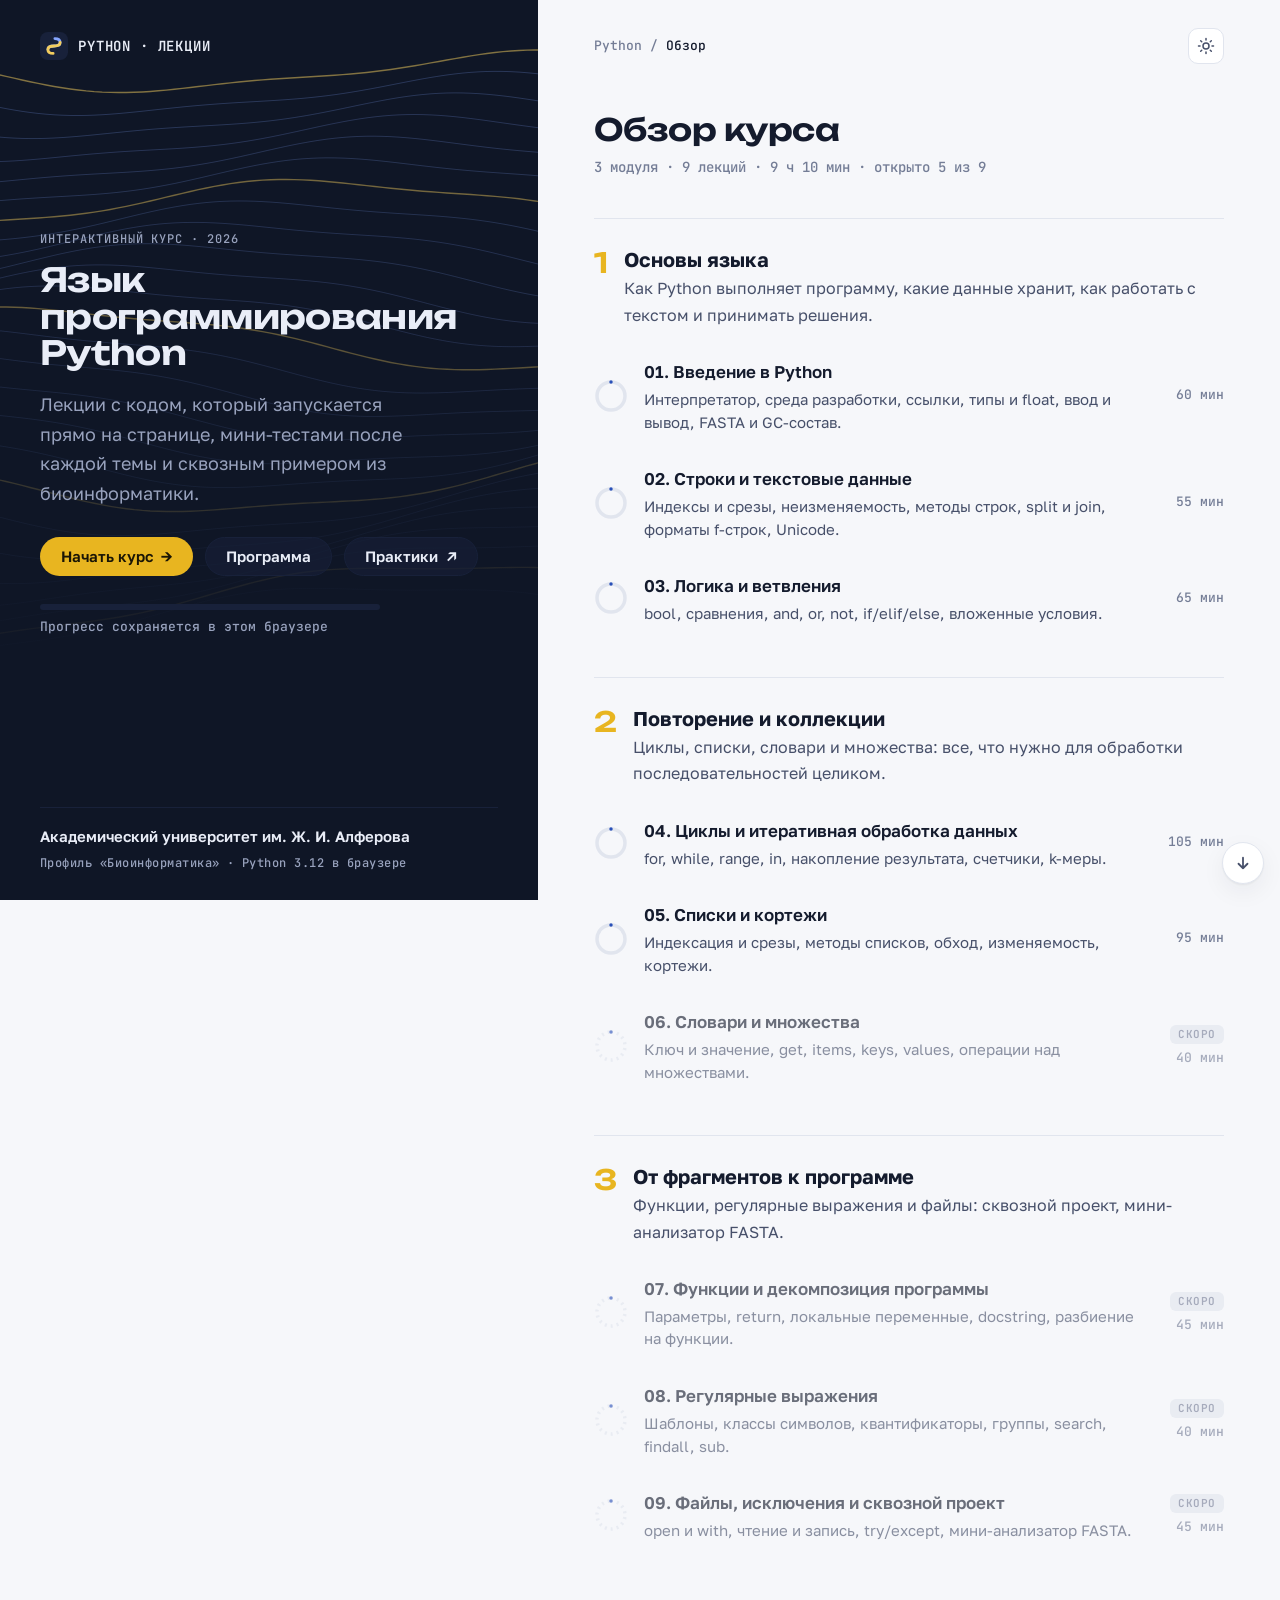
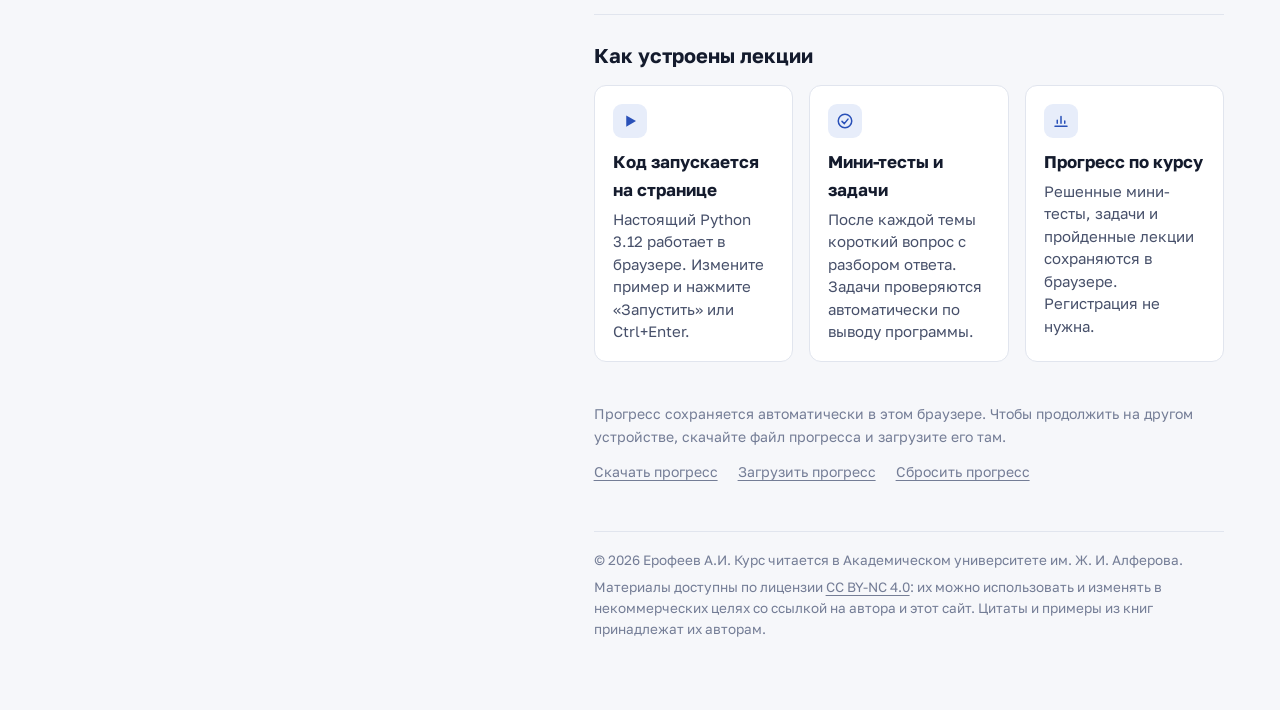
<file: index.html>
<!DOCTYPE html>
<html lang="ru">
<head>
  <meta charset="utf-8">
  <meta name="viewport" content="width=device-width, initial-scale=1, viewport-fit=cover">
  <meta name="claude:viewport-fit-sides" content="cover">
  <title>Лекции по Python</title>
  <link rel="icon" href="favicon.svg" type="image/svg+xml">
  <link rel="preconnect" href="https://fonts.googleapis.com">
  <link rel="preconnect" href="https://fonts.gstatic.com" crossorigin>
  <link rel="stylesheet" href="https://fonts.googleapis.com/css2?family=Golos+Text:wght@400;500;600;700&family=JetBrains+Mono:wght@500;600&family=Unbounded:wght@500;600&display=swap">
  <link rel="stylesheet" href="assets/style.css">
  <script src="assets/course.js"></script>
  <script src="assets/app.js"></script>
</head>
<body>
<div class="home">
  <aside class="cover">
    <canvas class="cover-art" aria-hidden="true"></canvas>
    <div class="cover-inner">
      <a class="brand" href="index.html" data-logo>PYTHON · ЛЕКЦИИ</a>
      <div class="cover-main rise">
        <p class="eyebrow">Интерактивный курс · 2026</p>
        <h1>Язык программирования Python</h1>
        <p class="lead">Лекции с кодом, который запускается прямо на странице, мини-тестами после каждой темы и сквозным примером из биоинформатики.</p>
        <div class="cover-actions">
          <a class="btn btn-primary" id="start-btn" href="lecture-01.html">Начать курс <span aria-hidden="true">→</span></a>
          <a class="btn btn-ghost" href="#modules">Программа</a>
          <a class="btn btn-ghost" href="https://spbau-bioinf.github.io/python-practice/" target="_blank" rel="noopener">Практики <span aria-hidden="true">↗</span></a>
        </div>
        <div class="course-progress"><div class="bar"><i></i></div><span>Прогресс сохраняется в этом браузере</span></div>
      </div>
      <div class="cover-org">
        <p class="org-name">Академический университет им.&nbsp;Ж.&nbsp;И.&nbsp;Алферова</p>
        <p class="cover-foot">Профиль «Биоинформатика» · Python 3.12 в браузере</p>
      </div>
    </div>
  </aside>

  <main class="overview">
    <div class="overview-inner">
      <div class="bar-row">
        <nav class="crumbs" aria-label="Путь"><a href="index.html">Python</a><span>/</span><b>Обзор</b></nav>
        <button class="icon-btn theme-btn" type="button" aria-label="Сменить тему"></button>
      </div>
      <h2 class="title rise">Обзор курса</h2>
      <p class="stats rise" id="stats" style="--i:1"></p>
      <div id="modules"></div>

      <section class="how">
        <h3>Как устроены лекции</h3>
        <div class="how-grid">
          <div class="how-item"><span class="how-ic"><svg viewBox="0 0 24 24" fill="currentColor"><path d="M7 4.5v15l13-7.5z"/></svg></span>
            <b>Код запускается на странице</b><p>Настоящий Python 3.12 работает в браузере. Измените пример и нажмите «Запустить» или Ctrl+Enter.</p></div>
          <div class="how-item"><span class="how-ic"><svg viewBox="0 0 24 24" fill="none" stroke="currentColor" stroke-width="2" stroke-linecap="round"><circle cx="12" cy="12" r="9"/><path d="M8 12.5l3 3 5-6"/></svg></span>
            <b>Мини-тесты и задачи</b><p>После каждой темы короткий вопрос с разбором ответа. Задачи проверяются автоматически по выводу программы.</p></div>
          <div class="how-item"><span class="how-ic"><svg viewBox="0 0 24 24" fill="none" stroke="currentColor" stroke-width="2" stroke-linecap="round"><path d="M4 19h16M7 15V11M12 15V6M17 15v-3"/></svg></span>
            <b>Прогресс по курсу</b><p>Решенные мини-тесты, задачи и пройденные лекции сохраняются в браузере. Регистрация не нужна.</p></div>
        </div>
      </section>

      <div class="reset-row"><span class="pg-note">Прогресс сохраняется автоматически в этом браузере. Чтобы продолжить на другом устройстве, скачайте файл прогресса и загрузите его там.</span>
        <span class="pg-btns"><button class="link-btn" id="pg-save" type="button">Скачать прогресс</button><button class="link-btn" id="pg-load" type="button">Загрузить прогресс</button><button class="link-btn danger" id="reset" type="button">Сбросить прогресс</button></span>
        <span class="pg-msg" role="status"></span></div>
    </div>
  </main>
</div>
</body>
</html>
</file>
<file: assets/style.css>
/* Лекции по Python. Общие стили обзора курса и страниц лекций.
   Макет: обзор — тёмная обложка слева и список модулей справа;
   лекция — навигация по курсу слева, текст по центру, оглавление справа. */
:root {
  --bg: #F6F7FA;
  --surface: #FFFFFF;
  --ink: #141B2D;
  --ink-2: #47506A;
  --muted: #747D96;
  --line: #E1E5EE;
  --accent: #2950B8;
  --accent-ink: #FFFFFF;
  --accent-soft: #E7EDFA;
  --sun: #E8B520;
  --sun-soft: #FBF2D4;
  --ok: #1C8455;
  --ok-soft: #E2F3EA;
  --bad: #BE3636;
  --bad-soft: #FBE8E8;
  --panel: #0F1626;
  --panel-2: #18213A;
  --panel-ink: #E9EDF7;
  --panel-muted: #98A2BD;
  --code-bg: #EDF1F8;
  --code-bar: #E2E8F2;
  --code-ink: #1E2638;
  --code-dim: #66708A;
  --code-line: #CDD5E4;
  --code-hover: #D6DDEA;
  --tok-kw: #95580A;
  --tok-str: #2A7A2E;
  --tok-num: #B4470E;
  --tok-fn: #1F5BC9;
  --tok-com: #7A8399;
  --out-bg: #EEF1F7;
  --shadow: 0 1px 2px rgba(20, 27, 45, .06), 0 8px 24px rgba(20, 27, 45, .06);

  --f-display: "Unbounded", "Golos Text", system-ui, sans-serif;
  --f-body: "Golos Text", "Segoe UI", Roboto, "Helvetica Neue", Arial, sans-serif;
  --f-mono: "JetBrains Mono", "Cascadia Code", Consolas, "SFMono-Regular", Menlo, monospace;

  --r-sm: 8px; --r-md: 12px; --r-lg: 18px;
  --ease: cubic-bezier(.16, 1, .3, 1);
  --topbar: 56px;
}
@media (prefers-color-scheme: dark) {
  :root:not([data-theme="light"]) {
    --bg: #0B101B; --surface: #111929; --ink: #E6EAF4; --ink-2: #B0B9CF; --muted: #7C86A2; --line: #212B41;
    --accent: #86A6FF; --accent-ink: #0B101B; --accent-soft: #1A2644; --sun: #F3CD5E; --sun-soft: #2E2814;
    --ok: #4DC38B; --ok-soft: #10281D; --bad: #F07C7C; --bad-soft: #2D1619;
    --panel: #080C16; --panel-2: #131B2F; --code-bg: #0A101D; --code-bar: #121A2C; --out-bg: #151E31;
    --code-ink: #D5DCEC; --code-dim: #6E7A98; --code-line: #2A3550; --code-hover: #222D47; --tok-kw: #F2C55C; --tok-str: #9BD58A; --tok-num: #F5A06E; --tok-fn: #8FC2FF; --tok-com: #6C789A;
    --shadow: 0 1px 2px rgba(0, 0, 0, .3), 0 8px 24px rgba(0, 0, 0, .25);
    color-scheme: dark;
  }
}
:root[data-theme="dark"] {
  --bg: #0B101B; --surface: #111929; --ink: #E6EAF4; --ink-2: #B0B9CF; --muted: #7C86A2; --line: #212B41;
  --accent: #86A6FF; --accent-ink: #0B101B; --accent-soft: #1A2644; --sun: #F3CD5E; --sun-soft: #2E2814;
  --ok: #4DC38B; --ok-soft: #10281D; --bad: #F07C7C; --bad-soft: #2D1619;
  --panel: #080C16; --panel-2: #131B2F; --code-bg: #0A101D; --code-bar: #121A2C; --out-bg: #151E31;
  --code-ink: #D5DCEC; --code-dim: #6E7A98; --code-line: #2A3550; --code-hover: #222D47; --tok-kw: #F2C55C; --tok-str: #9BD58A; --tok-num: #F5A06E; --tok-fn: #8FC2FF; --tok-com: #6C789A;
  --shadow: 0 1px 2px rgba(0, 0, 0, .3), 0 8px 24px rgba(0, 0, 0, .25);
  color-scheme: dark;
}

/* ---------- База ---------- */
*, *::before, *::after { box-sizing: border-box; }
html { -webkit-text-size-adjust: 100%; scroll-padding-top: calc(var(--topbar) + 16px); overflow-anchor: none; }
body {
  margin: 0; background: var(--bg); color: var(--ink);
  font: 400 17px/1.65 var(--f-body);
  transition: background-color .3s, color .3s;
}
a { color: var(--accent); text-underline-offset: 3px; }
code, kbd, pre, textarea { font-family: var(--f-mono); }
:focus-visible { outline: 2px solid var(--accent); outline-offset: 2px; border-radius: 4px; }
h1, h2, h3 { text-wrap: balance; line-height: 1.2; }
.eyebrow {
  margin: 0; font: 500 12px/1.4 var(--f-mono); letter-spacing: .08em; text-transform: uppercase; color: var(--muted);
}
.btn {
  display: inline-flex; align-items: center; gap: 8px; padding: 11px 20px; border-radius: 999px;
  font: 600 15px/1 var(--f-body); text-decoration: none; border: 1px solid transparent; cursor: pointer;
  transition: transform .2s var(--ease), background-color .2s, box-shadow .2s;
}
.btn:hover { transform: translateY(-1px); }
.btn:active { transform: translateY(0); }
.btn-primary { background: var(--sun); color: #1A1505; }
.btn-primary:hover { box-shadow: 0 6px 20px rgba(232, 181, 32, .35); }
.btn-ghost { background: transparent; color: var(--ink); border-color: var(--line); }
.icon-btn {
  display: inline-grid; place-items: center; width: 36px; height: 36px; border-radius: 10px; border: 1px solid var(--line);
  background: var(--surface); color: var(--ink-2); cursor: pointer; transition: color .2s, border-color .2s, transform .2s var(--ease);
}
.icon-btn:hover { color: var(--ink); border-color: var(--muted); }
.icon-btn svg { width: 18px; height: 18px; }
.theme-btn .moon { display: none; }
:root[data-theme="dark"] .theme-btn .sun { display: none; }
:root[data-theme="dark"] .theme-btn .moon { display: block; }
@media (prefers-color-scheme: dark) {
  :root:not([data-theme="light"]) .theme-btn .sun { display: none; }
  :root:not([data-theme="light"]) .theme-btn .moon { display: block; }
}

/* Кольцо прогресса */
.ring { position: relative; width: 34px; height: 34px; flex: none; }
.ring svg { width: 100%; height: 100%; transform: rotate(-90deg); }
.ring circle { fill: none; stroke-width: 3.5; }
.ring .bg { stroke: var(--line); }
.ring .fg { stroke: var(--accent); stroke-linecap: round; transition: stroke-dasharray .8s var(--ease); }
.ring.done .fg { stroke: var(--ok); }
.ring .check { position: absolute; inset: 0; display: grid; place-items: center; color: var(--ok); opacity: 0; transform: scale(.5); transition: .4s var(--ease); }
.ring.done .check { opacity: 1; transform: none; }
.ring .check svg { width: 14px; height: 14px; transform: none; }

/* Появление при загрузке: элементы видимы в покое, анимация только сдвигает. */
@keyframes rise { from { opacity: 0; transform: translateY(12px); } to { opacity: 1; transform: none; } }
.rise { animation: rise .7s var(--ease) both; animation-delay: calc(var(--i, 0) * 70ms); }

/* ---------- Обзор курса ---------- */
.home { display: grid; grid-template-columns: minmax(360px, 42%) minmax(0, 1fr); min-height: 100vh; }
.cover {
  position: sticky; top: 0; height: 100vh; overflow: hidden; background: var(--panel); color: var(--panel-ink);
}
.cover-art { position: absolute; inset: 0; width: 100%; height: 100%; }
.cover-inner {
  position: relative; height: 100%; display: flex; flex-direction: column; justify-content: space-between; gap: 40px;
  padding-block: 32px 28px; padding-left: max(40px, env(safe-area-inset-left, 0px)); padding-right: 40px;
  background: linear-gradient(180deg, transparent 0%, transparent 35%, color-mix(in srgb, var(--panel) 85%, transparent) 70%);
}
.brand { display: inline-flex; align-items: center; gap: 10px; color: inherit; text-decoration: none; font: 600 14px/1 var(--f-mono); letter-spacing: .06em; }
.brand svg { width: 28px; height: 28px; }
.cover .eyebrow { color: var(--panel-muted); }
.cover h1 { font: 600 clamp(1.6rem, 2.6vw, 2.6rem)/1.1 var(--f-display); letter-spacing: -.02em; margin: 14px 0 18px; hyphens: auto; overflow-wrap: anywhere; }
.cover .lead { color: var(--panel-muted); font-size: 18px; max-width: 34ch; margin: 0 0 28px; }
.cover-actions { display: flex; flex-wrap: wrap; gap: 12px; align-items: center; }
.cover .btn-ghost { color: var(--panel-ink); border-color: var(--panel-2); background: color-mix(in srgb, var(--panel-2) 60%, transparent); }
.course-progress { margin-top: 28px; max-width: 340px; }
.course-progress .bar { height: 6px; border-radius: 6px; background: var(--panel-2); overflow: hidden; }
.course-progress .bar i { display: block; height: 100%; width: 0; background: var(--sun); border-radius: inherit; transition: width 1s var(--ease); }
.course-progress span { display: block; margin-top: 8px; font: 500 13px/1.4 var(--f-mono); color: var(--panel-muted); }
.cover-foot { margin: 0; font: 500 12px/1.5 var(--f-mono); color: var(--panel-muted); letter-spacing: .04em; }
.cover-org { display: grid; gap: 6px; padding-top: 18px; border-top: 1px solid var(--panel-2); max-width: 520px; }
.cover-org p { margin: 0; }
.cover-org .org-name { color: var(--panel-ink); font-weight: 600; font-size: 15px; line-height: 1.45; }

.overview { min-width: 0; padding-block: 28px 64px; padding-left: max(56px, env(safe-area-inset-left, 0px)); padding-right: max(56px, env(safe-area-inset-right, 0px)); }
.overview-inner { max-width: 760px; }
.bar-row { display: flex; align-items: center; justify-content: space-between; gap: 12px; margin-bottom: 48px; }
.crumbs { display: flex; flex-wrap: wrap; gap: 8px; align-items: center; font: 500 13px/1.4 var(--f-mono); color: var(--muted); }
.crumbs a { color: var(--muted); text-decoration: none; }
.crumbs a:hover { color: var(--ink); }
.crumbs b { color: var(--ink); font-weight: 500; }
.overview h2.title { font: 600 clamp(1.6rem, 2.4vw, 2.1rem)/1.15 var(--f-display); letter-spacing: -.015em; margin: 0 0 10px; }
.stats { margin: 0 0 40px; font: 500 14px/1.5 var(--f-mono); color: var(--muted); font-variant-numeric: tabular-nums; }
.module { padding-top: 28px; border-top: 1px solid var(--line); margin-bottom: 36px; }
.module-head { display: grid; grid-template-columns: auto 1fr; gap: 4px 16px; margin-bottom: 14px; }
.module-num { grid-row: span 2; font: 600 28px/1 var(--f-display); color: var(--sun); padding-top: 2px; }
.module-head h3 { margin: 0; font-size: 20px; font-weight: 700; }
.module-head p { margin: 0; color: var(--ink-2); font-size: 16px; }
.lessons { list-style: none; margin: 0; padding: 0; }
.lesson {
  position: relative; display: grid; grid-template-columns: 34px minmax(0, 1fr) auto; gap: 16px; align-items: center;
  padding: 16px 14px; margin: 0 -14px; border-radius: var(--r-md); color: inherit; text-decoration: none;
  transition: background-color .25s, transform .25s var(--ease);
}
a.lesson:hover { background: var(--surface); box-shadow: var(--shadow); }
a.lesson:hover .lesson-title { color: var(--accent); }
.lesson-side { display: grid; justify-items: end; gap: 6px; }
.lesson-title { display: block; font-weight: 600; font-size: 17px; }
.lesson-sum { display: block; color: var(--ink-2); font-size: 15px; line-height: 1.5; margin-top: 2px; }
.lesson-meta { font: 500 13px/1.3 var(--f-mono); color: var(--muted); white-space: nowrap; font-variant-numeric: tabular-nums; }
.lesson.soon { opacity: .62; }
.lesson.soon .ring .bg { stroke-dasharray: 2 4; }
.tag { display: inline-block; padding: 4px 8px; border-radius: 6px; font: 600 11px/1 var(--f-mono); letter-spacing: .05em; text-transform: uppercase; }
.tag-soon { background: var(--line); color: var(--muted); }
.tag-done { background: var(--ok-soft); color: var(--ok); }
.tag-go { background: var(--accent-soft); color: var(--accent); }

.how { margin-top: 56px; padding-top: 28px; border-top: 1px solid var(--line); }
.how h3 { margin: 0 0 18px; font-size: 20px; }
.how-grid { display: grid; grid-template-columns: repeat(3, minmax(0, 1fr)); gap: 16px; }
.how-item { padding: 18px; border-radius: var(--r-md); background: var(--surface); border: 1px solid var(--line); }
.how-item b { display: block; margin: 10px 0 4px; }
.how-item p { margin: 0; color: var(--ink-2); font-size: 15px; line-height: 1.5; }
.how-ic { width: 34px; height: 34px; display: grid; place-items: center; border-radius: 9px; background: var(--accent-soft); color: var(--accent); }
.how-ic svg { width: 18px; height: 18px; }
.reset-row { margin-top: 40px; display: flex; gap: 12px; align-items: center; flex-wrap: wrap; color: var(--muted); font-size: 14px; }
.link-btn { background: none; border: 0; padding: 0; color: var(--muted); font: inherit; text-decoration: underline; text-underline-offset: 3px; cursor: pointer; }
.link-btn:hover { color: var(--bad); }
.link-btn.armed { color: var(--bad); font-weight: 600; }
.reset-row .pg-note { flex: 1 1 100%; }
.pg-btns { display: flex; flex-wrap: wrap; gap: 8px 20px; }
.link-btn:not(.danger):hover { color: var(--accent); }
.pg-msg:empty { display: none; }
.pg-msg { flex: 1 1 100%; color: var(--ink-2); }
/* Окно подтверждения (сброс и загрузка прогресса): заголовок с крестиком, предупреждение плашкой, кнопки в одну строку */
.pg-dlg { width: min(560px, calc(100vw - 32px)); padding: 22px 24px 24px; border: 1px solid var(--line); border-radius: var(--r-lg); background: var(--surface); color: var(--ink); box-shadow: var(--shadow); }
.pg-dlg::backdrop { background: rgba(8, 12, 22, .55); }
.pg-head { display: flex; align-items: center; justify-content: space-between; gap: 12px; margin-bottom: 12px; }
.pg-head h3 { margin: 0; font: 600 1.3rem/1.25 var(--f-display); }
.pg-x { flex: none; }
.pg-dlg p, .pg-dlg ul { margin: 0 0 12px; font-size: 15px; line-height: 1.55; color: var(--ink-2); }
.pg-dlg ul { padding-left: 20px; display: grid; gap: 2px; }
.pg-dlg .pg-warn { margin: 16px 0 0; padding: 12px 14px; border-radius: var(--r-md); background: var(--bad-soft); color: var(--ink-2); font-size: 14.5px; }
.pg-dlg .pg-warn b { color: var(--bad); }
.pg-acts { display: flex; flex-wrap: wrap; justify-content: flex-end; gap: 10px; margin-top: 20px; }
.pg-acts .btn svg { width: 18px; height: 18px; }
.btn-danger { background: var(--bad); color: var(--surface); }
.btn-danger:hover { box-shadow: 0 6px 20px color-mix(in srgb, var(--bad) 35%, transparent); }
.btn:disabled { opacity: .6; cursor: default; transform: none; }
/* Подвал: автор и лицензия */
.site-foot { margin-top: 48px; padding-top: 18px; border-top: 1px solid var(--line); color: var(--muted); font-size: 13.5px; line-height: 1.55; }
.site-foot p { margin: 0 0 6px; }
/* В лекции подвал после макета, на его ширину (навигация + текст + оглавление): автор слева, лицензия справа */
body > .site-foot {
  display: grid; grid-template-columns: minmax(0, 1fr) minmax(0, 1.6fr); gap: 8px 48px; max-width: 1388px; margin: 24px auto 0; border-top: 0;
  padding: 0 max(16px, env(safe-area-inset-right, 0px)) calc(28px + env(safe-area-inset-bottom, 0px)) max(16px, env(safe-area-inset-left, 0px));
}
body > .site-foot::before { content: ""; grid-column: 1 / -1; border-top: 1px solid var(--line); margin-bottom: 14px; }
@media (max-width: 900px) { body > .site-foot { grid-template-columns: minmax(0, 1fr); } }
/* Полоса прокрутки навигации курса видна только под курсором */
.sidebar { scrollbar-width: thin; scrollbar-color: transparent transparent; }
.sidebar:hover { scrollbar-color: var(--line) transparent; }
/* Кнопки «Наверх» и «Вниз» */
.jump { position: fixed; right: max(16px, env(safe-area-inset-right, 0px)); bottom: calc(16px + env(safe-area-inset-bottom, 0px)); z-index: 40; display: grid; gap: 8px; transition: bottom .25s var(--ease); }
.jump button { width: 42px; height: 42px; display: grid; place-items: center; border-radius: 50%; border: 1px solid var(--line); background: var(--surface); color: var(--ink-2); box-shadow: var(--shadow); cursor: pointer; transition: opacity .2s, transform .2s, color .2s; }
.jump button:hover { color: var(--accent); transform: translateY(-1px); }
.jump button[hidden] { display: none; }
.jump svg { width: 18px; height: 18px; }
@media print { .jump { display: none; } }
.site-foot a { color: inherit; text-underline-offset: 3px; }

@media (max-width: 980px) {
  .home { grid-template-columns: 1fr; }
  .cover { position: relative; height: auto; }
  .cover-inner { padding-left: max(20px, env(safe-area-inset-left, 0px)); padding-right: max(20px, env(safe-area-inset-right, 0px)); padding-block: 22px 32px; gap: 56px; background: linear-gradient(180deg, transparent, color-mix(in srgb, var(--panel) 70%, transparent)); }
  .overview { padding-left: max(20px, env(safe-area-inset-left, 0px)); padding-right: max(20px, env(safe-area-inset-right, 0px)); }
  .bar-row { margin-bottom: 28px; }
  .how-grid { grid-template-columns: 1fr; }
}
@media (max-width: 520px) {
  .lesson { grid-template-columns: 30px minmax(0, 1fr); }
  .lesson > :last-child { grid-column: 2; justify-self: start; }
  .lesson-side { justify-items: start; grid-auto-flow: column; align-items: center; }
}

/* ---------- Страница лекции ---------- */
body::before { content: ""; position: fixed; inset: 0 0 auto; height: env(safe-area-inset-top, 0px); z-index: 30; background: var(--bg); }
.read-progress { position: fixed; top: env(safe-area-inset-top, 0px); left: 0; right: 0; height: 3px; z-index: 40; pointer-events: none; }
.read-progress i { display: block; height: 100%; width: 0; background: var(--sun); transition: width .1s linear; }
.topbar {
  position: sticky; top: env(safe-area-inset-top, 0px); z-index: 20; height: var(--topbar);
  display: flex; align-items: center; gap: 14px;
  padding-left: max(16px, env(safe-area-inset-left, 0px)); padding-right: max(16px, env(safe-area-inset-right, 0px));
  background: color-mix(in srgb, var(--bg) 88%, transparent); backdrop-filter: blur(10px); border-bottom: 1px solid var(--line);
}
.topbar .brand { color: var(--ink); }
.topbar .crumbs { flex: 1; min-width: 0; overflow: hidden; white-space: nowrap; flex-wrap: nowrap; }
.topbar .crumbs b { overflow: hidden; text-overflow: ellipsis; }
.tools { display: flex; align-items: center; gap: 8px; }
.seg { display: inline-flex; padding: 3px; border-radius: 10px; background: var(--surface); border: 1px solid var(--line); }
.seg button {
  border: 0; background: transparent; color: var(--muted); padding: 6px 10px; border-radius: 7px; cursor: pointer;
  font: 500 13px/1 var(--f-body); transition: background-color .2s, color .2s;
}
.seg button[aria-pressed="true"] { background: var(--accent-soft); color: var(--accent); }
.menu-btn { display: none; }

.layout {
  display: grid; grid-template-columns: 280px minmax(0, 760px) 220px; gap: 48px; justify-content: center;
  padding-left: max(16px, env(safe-area-inset-left, 0px)); padding-right: max(16px, env(safe-area-inset-right, 0px));
}
.sidebar {
  position: sticky; top: calc(var(--topbar) + env(safe-area-inset-top, 0px)); align-self: start;
  max-height: calc(100vh - var(--topbar)); overflow-y: auto; padding-block: 28px 40px; padding-right: 6px;
}
.side-course { display: flex; align-items: center; gap: 12px; padding: 12px; border-radius: var(--r-md); background: var(--surface); border: 1px solid var(--line); text-decoration: none; color: inherit; margin-bottom: 24px; }
.side-course b { display: block; font-size: 15px; }
.side-course span { font: 500 12px/1.4 var(--f-mono); color: var(--muted); }
.side-mod { margin-bottom: 22px; }
.side-mod > p { margin: 0 0 6px; font: 600 11px/1.4 var(--f-mono); letter-spacing: .08em; text-transform: uppercase; color: var(--muted); }
.side-list { list-style: none; margin: 0; padding: 0; border-left: 1px solid var(--line); }
.side-list a, .side-list span.off {
  display: flex; gap: 10px; align-items: baseline; padding: 6px 10px 6px 14px; margin-left: -1px; border-left: 2px solid transparent;
  color: var(--ink-2); text-decoration: none; font-size: 15px; line-height: 1.4; transition: color .2s, border-color .2s;
}
.side-list a:hover { color: var(--ink); }
.side-list .num { flex: none; width: 22px; font: 500 12px/1.4 var(--f-mono); color: var(--muted); font-variant-numeric: tabular-nums; }
.side-list .off { color: var(--muted); opacity: .7; }
.side-list a.current { color: var(--ink); font-weight: 600; border-left-color: var(--accent); }
/* Состояние лекции в колонке номера: пройдена - галочка вместо номера, начата - номер цветом */
.side-list a.is-done .num { font-size: 0; }
.side-list a.is-done .num::before { content: "✓"; font: 700 13px/1.4 var(--f-mono); color: var(--ok); }
.side-list a.is-go .num { color: var(--accent); font-weight: 700; }
.side-secs { display: none; list-style: none; margin: 2px 0 10px; padding: 0 0 0 46px; }
.side-secs a { display: block; padding: 3px 0; color: var(--muted); text-decoration: none; font-size: 13.5px; line-height: 1.4; }
.side-secs a:hover, .side-secs a.active { color: var(--ink); }
.side-secs a.active { font-weight: 600; }

.lecture { min-width: 0; padding-block: 40px 80px; }
.lecture-head { margin-bottom: 32px; }
.lecture-head h1 { font: 600 clamp(1.8rem, 3.2vw, 2.6rem)/1.12 var(--f-display); letter-spacing: -.02em; margin: 12px 0 14px; }
.lecture-head .lead { font-size: 19px; color: var(--ink-2); margin: 0 0 18px; max-width: 62ch; }
.meta { display: flex; flex-wrap: wrap; gap: 8px 20px; font: 500 13px/1.4 var(--f-mono); color: var(--muted); }
.meta span { display: inline-flex; align-items: center; gap: 6px; }
.meta svg { width: 15px; height: 15px; }

.goals { padding: 20px 22px; border-radius: var(--r-md); background: var(--surface); border: 1px solid var(--line); margin-bottom: 40px; }
.goals p { margin: 0 0 8px; font-weight: 700; }
.goals ul { margin: 0; padding-left: 20px; color: var(--ink-2); }
.goals li + li { margin-top: 4px; }

.lecture section { margin-bottom: 52px; }
.lecture h2 { font-size: 26px; font-weight: 700; margin: 0 0 16px; letter-spacing: -.01em; }
.lecture h2 .sec { font: 600 15px/1 var(--f-mono); color: var(--sun); margin-right: 10px; vertical-align: 3px; }
.lecture h3 { font-size: 19px; margin: 28px 0 10px; }
.lecture p, .lecture li { max-width: 68ch; }
.lecture p { margin: 0 0 16px; }
.lecture ul, .lecture ol { padding-left: 22px; margin: 0 0 16px; }
.lecture :not(pre) > code { font-size: .88em; padding: 2px 6px; border-radius: 5px; background: var(--accent-soft); color: var(--ink); }
.term { font-weight: 700; color: var(--ink); }
.def { padding-left: 16px; border-left: 3px solid var(--sun); }

.note { display: grid; grid-template-columns: 22px minmax(0, 1fr); gap: 12px; padding: 16px 18px; border-radius: var(--r-md); background: var(--accent-soft); margin: 0 0 20px; font-size: 16px; }
.note::before { content: "i"; display: grid; place-items: center; width: 22px; height: 22px; border-radius: 50%; background: var(--accent); color: var(--accent-ink); font: 700 13px/1 var(--f-mono); }
.note.warn { background: var(--sun-soft); }
.note.warn::before { content: "!"; background: var(--sun); color: #1A1505; }
.note p { margin: 0; }

.table-wrap { overflow-x: auto; margin: 0 0 20px; border: 1px solid var(--line); border-radius: var(--r-md); }
table { border-collapse: collapse; width: 100%; font-size: 15px; background: var(--surface); }
th, td { text-align: left; padding: 10px 14px; border-bottom: 1px solid var(--line); vertical-align: top; }
th { font: 600 12px/1.4 var(--f-mono); letter-spacing: .05em; text-transform: uppercase; color: var(--muted); }
tr:last-child td { border-bottom: 0; }

/* Блок «Подробнее»: детали, без которых раздел понятен */
.more { position: relative; }
.more-tag { display: inline-block; margin-bottom: 8px; font: 600 11px/1 var(--f-mono); letter-spacing: .06em; text-transform: uppercase; color: var(--muted); }

/* Статический код */
pre.code {
  margin: 0 0 20px; padding: 16px 18px; border-radius: var(--r-md); background: var(--code-bg); color: var(--code-ink);
  font-size: 14.5px; line-height: 1.6; overflow-x: auto;
}

/* Подсветка highlight.js по токенам темы */
.hljs-keyword, .hljs-built_in.hljs-keyword { color: var(--tok-kw); }
.hljs-string { color: var(--tok-str); }
.hljs-number, .hljs-literal { color: var(--tok-num); }
.hljs-built_in, .hljs-title, .hljs-title.function_ { color: var(--tok-fn); }
.hljs-comment { color: var(--tok-com); font-style: italic; }
.hljs-meta, .hljs-params { color: var(--code-ink); }

/* Интерактивный редактор */
.runner { margin: 0 0 24px; border-radius: var(--r-md); overflow: hidden; background: var(--code-bg); box-shadow: var(--shadow); }
.runner-bar { display: flex; align-items: center; gap: 10px; padding: 8px 10px 8px 16px; background: var(--code-bar); color: var(--code-dim); font: 500 12.5px/1 var(--f-mono); }
.runner-bar .file { flex: 1; min-width: 0; overflow: hidden; text-overflow: ellipsis; white-space: nowrap; }
.runner-bar .kind { padding: 4px 8px; border-radius: 6px; background: color-mix(in srgb, var(--sun) 18%, transparent); color: var(--tok-kw); font-weight: 600; letter-spacing: .04em; }
.runner-bar button {
  display: inline-flex; align-items: center; gap: 6px; border: 1px solid var(--code-line); background: transparent; color: var(--code-ink);
  padding: 7px 10px; border-radius: 8px; font: 600 12.5px/1 var(--f-mono); cursor: pointer; transition: background-color .2s, border-color .2s, transform .15s;
}
.runner-bar button:hover { background: var(--code-hover); }
.runner-bar button.run { background: var(--sun); border-color: var(--sun); color: #1A1505; }
.runner-bar button.run:hover { filter: brightness(1.06); }
.runner-bar button:disabled { opacity: .6; cursor: progress; }
.runner-bar svg { width: 12px; height: 12px; }
.run .spin { display: none; width: 12px; height: 12px; border: 2px solid currentColor; border-right-color: transparent; border-radius: 50%; animation: spin .8s linear infinite; }
.runner.busy .run svg { display: none; }
.runner.busy .run .spin { display: inline-block; }
@keyframes spin { to { transform: rotate(360deg); } }
.output pre.muted, .output .muted { color: var(--muted); }
.editor { display: grid; font-size: 14.5px; line-height: 1.6; }
.editor > * {
  grid-area: 1 / 1; margin: 0; padding: 14px 18px 16px; border: 0; font: inherit; font-family: var(--f-mono);
  white-space: pre-wrap; overflow-wrap: anywhere; tab-size: 4; min-height: 3em;
}
.editor pre { color: var(--code-ink); pointer-events: none; }
.editor textarea {
  resize: none; overflow: hidden; background: transparent; color: transparent; caret-color: var(--code-ink); outline: none;
}
.editor textarea::selection { background: rgba(134, 166, 255, .3); color: transparent; }
.editor:focus-within { box-shadow: inset 0 0 0 1px var(--code-line); }
.stdin { display: flex; gap: 10px; align-items: flex-start; padding: 10px 18px; border-top: 1px solid var(--code-line); color: var(--code-dim); font: 500 12.5px/1.6 var(--f-mono); }
.stdin textarea { flex: 1; min-width: 0; resize: vertical; min-height: 2.2em; background: var(--code-bar); color: var(--code-ink); border: 1px solid var(--code-line); border-radius: 6px; padding: 4px 8px; font: 500 13px/1.5 var(--f-mono); }
.output { display: grid; grid-template-rows: 0fr; transition: grid-template-rows .45s var(--ease); background: var(--out-bg); }
.output.open { grid-template-rows: 1fr; }
.output > div { overflow: hidden; }
.output pre { margin: 0; padding: 12px 18px 14px; font-size: 14px; line-height: 1.55; white-space: pre-wrap; overflow-wrap: anywhere; color: var(--ink); }
.output .label { display: flex; justify-content: space-between; gap: 10px; padding: 10px 18px 0; font: 600 11px/1.4 var(--f-mono); letter-spacing: .06em; text-transform: uppercase; color: var(--muted); }
.output .err { color: var(--bad); }
.output .verdict { padding: 0 18px 14px; font-weight: 600; font-size: 15px; }
.output .verdict.ok { color: var(--ok); }
.output .verdict.no { color: var(--bad); }
.runner.passed { box-shadow: 0 0 0 2px var(--ok), var(--shadow); }
.task { margin: 0 0 10px; padding: 14px 18px; border-radius: var(--r-md); border: 1px dashed var(--line); background: var(--surface); }
.task b { color: var(--accent); }

/* Мини-тест */
.quiz { margin: 0 0 28px; padding: 22px; border-radius: var(--r-lg); background: var(--surface); border: 1px solid var(--line); transition: border-color .3s, box-shadow .3s; }
.quiz.solved { border-color: var(--ok); }
.quiz-top { display: flex; justify-content: space-between; gap: 12px; margin-bottom: 10px; }
.quiz-q { font-weight: 600; margin: 0 0 14px; }
.quiz-opts { display: grid; gap: 8px; }
.quiz-opts button {
  display: flex; align-items: center; gap: 12px; width: 100%; text-align: left; padding: 12px 14px; border-radius: 10px;
  border: 1px solid var(--line); background: var(--bg); color: var(--ink); font: 500 16px/1.4 var(--f-body); cursor: pointer;
  transition: border-color .2s, background-color .2s, transform .2s var(--ease);
}
.quiz-opts button:hover:not(:disabled) { border-color: var(--accent); background: var(--surface); }
.quiz-opts button .key { flex: none; display: grid; place-items: center; width: 26px; height: 26px; border-radius: 7px; background: var(--line); font: 600 13px/1 var(--f-mono); color: var(--ink-2); transition: inherit; }
.quiz-opts button.right { border-color: var(--ok); background: var(--ok-soft); }
.quiz-opts button.right .key { background: var(--ok); color: var(--surface); }
.quiz-opts button.wrong { border-color: var(--bad); background: var(--bad-soft); animation: shake .4s; }
.quiz-opts button.wrong .key { background: var(--bad); color: var(--surface); }
.quiz-opts button:disabled { cursor: default; }
.lecture .quiz p, .lecture p.task, .lecture .note p, .lecture .goals p { max-width: none; }
.lecture .quiz-why { margin: 14px 0 0; padding-top: 14px; border-top: 1px solid var(--line); color: var(--ink-2); font-size: 16px; }
@keyframes shake { 0%, 100% { transform: none; } 25% { transform: translateX(-5px); } 75% { transform: translateX(5px); } }

/* Конец лекции */
.finish { margin-top: 64px; padding-top: 32px; border-top: 1px solid var(--line); }
.finish-card { display: flex; flex-wrap: wrap; align-items: center; gap: 18px; padding: 22px; border-radius: var(--r-lg); background: var(--surface); border: 1px solid var(--line); margin-bottom: 24px; }
.finish-card .txt { flex: 1; min-width: 200px; }
.finish-card b { display: block; font-size: 18px; }
.finish-card .txt span { display: block; min-height: 3.2em; color: var(--ink-2); font-size: 15px; line-height: 1.6; }
.finish-card { transition: border-color .3s; }
.finish-card.is-done { border-color: var(--ok); }
.done-btn { min-width: 210px; justify-content: center; }
.done-btn.nudge { animation: nudge 1.6s var(--ease) 2; }
@keyframes nudge { 0%, 100% { box-shadow: 0 0 0 0 rgba(232, 181, 32, .55); } 50% { box-shadow: 0 0 0 10px rgba(232, 181, 32, 0); } }
.pager { display: grid; grid-template-columns: 1fr 1fr; gap: 16px; }
.pager a, .pager span { display: block; padding: 16px 18px; border-radius: var(--r-md); border: 1px solid var(--line); text-decoration: none; color: var(--ink); transition: border-color .2s, background-color .2s; min-width: 0; }
.pager a:hover { border-color: var(--accent); background: var(--surface); }
.pager small { display: block; font: 500 12px/1.4 var(--f-mono); color: var(--muted); text-transform: uppercase; letter-spacing: .06em; margin-bottom: 4px; }
.pager .next { text-align: right; }
.pager span { color: var(--muted); border-style: dashed; }

/* Оглавление */
.toc { position: sticky; top: calc(var(--topbar) + env(safe-area-inset-top, 0px)); align-self: start; padding-block: 40px; }
.toc p { margin: 0 0 10px; font: 600 11px/1.4 var(--f-mono); letter-spacing: .08em; text-transform: uppercase; color: var(--muted); }
.toc ol { list-style: none; margin: 0; padding: 0; }
.toc a { display: block; padding: 5px 0 5px 12px; border-left: 2px solid var(--line); color: var(--muted); text-decoration: none; font-size: 14px; line-height: 1.4; transition: color .2s, border-color .2s; }
.toc a:hover { color: var(--ink); }
.toc a.active { color: var(--ink); border-left-color: var(--sun); }
.toc-stats { margin-top: 20px; padding-top: 16px; border-top: 1px solid var(--line); font: 500 13px/1.6 var(--f-mono); color: var(--muted); font-variant-numeric: tabular-nums; }
.toc-stats b { color: var(--ink); font-weight: 600; }

@media (max-width: 1240px) { .layout { grid-template-columns: 260px minmax(0, 760px); } .toc { display: none; } .side-secs { display: block; } }
@media (max-width: 900px) {
  .layout { grid-template-columns: minmax(0, 1fr); }
  .menu-btn { display: inline-grid; }
  .topbar .crumbs { display: none; }
  .topbar .brand-name { display: none; }
  .topbar { justify-content: space-between; }
  .sidebar {
    position: fixed; z-index: 50; top: 0; left: 0; bottom: 0; width: min(320px, 86vw); max-height: none;
    padding: calc(20px + env(safe-area-inset-top, 0px)) 18px 24px max(18px, env(safe-area-inset-left, 0px));
    background: var(--bg); border-right: 1px solid var(--line); transform: translateX(-102%); transition: transform .35s var(--ease);
  }
  body.nav-open .sidebar { transform: none; box-shadow: var(--shadow); }
  body.nav-open { overflow: hidden; }
  .scrim { position: fixed; inset: 0; z-index: 45; background: rgba(8, 12, 22, .45); opacity: 0; pointer-events: none; transition: opacity .3s; }
  body.nav-open .scrim { opacity: 1; pointer-events: auto; }
  .lecture { padding-top: 28px; }
}
@media (max-width: 520px) {
  body { font-size: 16px; }
  .pager { grid-template-columns: 1fr; }
  .pager .next { text-align: left; }
  .seg button { padding: 6px 8px; }
}

@media (prefers-reduced-motion: reduce) {
  *, *::before, *::after { animation: none !important; transition: none !important; }
}

/* ---------- Версия 2: практика к лекции, слайды, пример с ошибкой ---------- */
.practice-card {
  position: relative; display: grid; gap: 4px; padding: 20px 56px 20px 22px; margin-bottom: 24px; border-radius: var(--r-lg);
  background: var(--accent-soft); color: var(--ink); text-decoration: none; transition: box-shadow .25s;
}
.practice-card:hover { box-shadow: var(--shadow); }
.practice-card:hover b { color: var(--accent); }
.practice-card b { font-size: 18px; }
.practice-card > span:not(.eyebrow):not(.go) { color: var(--ink-2); font-size: 15px; }
.practice-card .go { position: absolute; right: 22px; top: 50%; transform: translateY(-50%); font: 600 22px/1 var(--f-mono); color: var(--accent); }

.slides { margin: 0 0 40px; border-radius: var(--r-lg); overflow: hidden; background: var(--panel); box-shadow: var(--shadow); }
.slides-bar { display: flex; flex-wrap: wrap; align-items: center; gap: 10px; padding: 10px 12px 10px 18px; background: var(--panel-2); color: var(--panel-ink); font: 600 13px/1.4 var(--f-mono); }
.slides-bar span { flex: 1; min-width: 0; }
.slides-bar button, .slides-bar a {
  border: 1px solid #2A3550; background: transparent; color: var(--panel-ink); padding: 7px 10px; border-radius: 8px;
  font: 600 12.5px/1 var(--f-mono); cursor: pointer; text-decoration: none; transition: background-color .2s;
}
.slides-bar button:hover, .slides-bar a:hover { background: #222D47; }
.slides-frame { position: relative; aspect-ratio: 16 / 9; max-width: 100%; background: #000; }
.slides-frame iframe { position: absolute; inset: 0; width: 100%; height: 100%; border: 0; }
.slides-hint { margin: 0; padding: 8px 18px 10px; color: var(--panel-muted); font: 500 12px/1.4 var(--f-mono); }
.runner[data-error] .runner-bar .file::after { content: " · пример с ошибкой"; color: var(--bad); }

/* ---------- Версия 4: итоговый тест ---------- */
.final-test { margin: 0 0 28px; border-radius: var(--r-lg); background: var(--surface); border: 1px solid var(--line); }
.ft-head, .ft-foot { display: flex; flex-wrap: wrap; align-items: center; justify-content: space-between; gap: 10px 16px; padding: 16px 22px; }
.ft-head { border-bottom: 1px solid var(--line); }
.ft-foot { border-top: 1px solid var(--line); background: var(--bg); position: sticky; bottom: 0; padding-bottom: calc(16px + env(safe-area-inset-bottom, 0px)); border-radius: 0 0 var(--r-lg) var(--r-lg); }
.ft-count { font: 500 13px/1.4 var(--f-mono); color: var(--muted); font-variant-numeric: tabular-nums; }
.ft-btn { min-width: 170px; justify-content: center; }
.ft-btn:disabled { opacity: .5; cursor: not-allowed; transform: none; box-shadow: none; }
.ft-q { padding: 20px 22px; border-bottom: 1px solid var(--line); transition: background-color .3s; }
.ft-q:last-of-type { border-bottom: 0; }
.ft-q .eyebrow { display: block; margin-bottom: 6px; }
.ft-q .quiz-q { margin-bottom: 12px; }
.ft-q .quiz-opts button[aria-pressed="true"] { border-color: var(--accent); background: var(--accent-soft); }
.ft-q .quiz-opts button[aria-pressed="true"] .key { background: var(--accent); color: var(--accent-ink); }
.ft-q .quiz-opts button.right, .ft-q .quiz-opts button.right[aria-pressed] { border-color: var(--ok); background: var(--ok-soft); }
.ft-q .quiz-opts button.right .key { background: var(--ok); color: var(--surface); }
.ft-q .quiz-opts button.wrong { border-color: var(--bad); background: var(--bad-soft); animation: none; }
.ft-q .quiz-opts button.wrong .key { background: var(--bad); color: var(--surface); }
.ft-q.is-wrong .eyebrow { color: var(--bad); }
.ft-q.is-right .eyebrow { color: var(--ok); }
.ft-result { display: grid; gap: 4px; margin: 0; padding: 18px 22px; border-top: 1px solid var(--line); }
.ft-result b { font: 600 28px/1.1 var(--f-display); }
.ft-result.ok b { color: var(--ok); }
.ft-result.no b { color: var(--bad); }
.ft-result span { color: var(--ink-2); font-size: 15px; }
.ft-q .quiz-opts button:hover:not(:disabled):not([aria-pressed="true"]) { border-color: var(--muted); }

/* Версия 5: без лигатур в коде (JetBrains Mono рисует != как ≠, студенту нужно видеть то, что он набирает) */
code, pre, textarea, kbd, .editor > * { font-variant-ligatures: none; font-feature-settings: "liga" 0, "calt" 0; }

/* Вопрос для размышления (вопрос-переход из презентации) */
.ask { margin: 0 0 28px; padding: 20px 22px; border-radius: var(--r-lg); background: var(--sun-soft); }
.ask .eyebrow { display: block; margin-bottom: 8px; }
.ask-q { font-weight: 600; margin: 0 0 8px; }
.ask-hint { color: var(--ink-2); font-size: 16px; margin: 0 0 12px; }
.ask-a { margin-top: 12px; }
.ask-a > :last-child { margin-bottom: 0; }

/* Разбор задачи из презентации */
.walk { margin: 0 0 16px; border-radius: var(--r-lg); border: 1px solid var(--line); background: var(--surface); transition: border-color .3s; }
.walk.done { border-color: var(--ok); }
.walk-fold > summary { display: flex; flex-wrap: wrap; align-items: baseline; gap: 4px 12px; padding: 14px 44px 14px 18px; cursor: pointer; list-style: none; position: relative; border-radius: var(--r-lg); }
.walk-fold > summary::-webkit-details-marker { display: none; }
.walk-fold > summary::after { content: "▸"; position: absolute; right: 18px; top: 14px; color: var(--muted); transition: transform .2s; }
.walk-fold[open] > summary::after { transform: rotate(90deg); }
.walk-fold > summary:hover .walk-num { color: var(--accent); }
.walk-num { flex: 1 1 auto; font-weight: 700; color: var(--ink); }
.walk-q { flex: 1 1 200px; color: var(--ink-2); }
.walk-state { font: 500 12.5px/1.4 var(--f-mono); color: var(--muted); }
.walk.done .walk-state { color: var(--ok); }
.walk-fold[open] > summary { border-bottom: 1px solid var(--line); border-radius: var(--r-lg) var(--r-lg) 0 0; }
.walk-fold > :not(summary) { margin-left: 18px; margin-right: 18px; }
.walk-fold > :nth-child(2) { margin-top: 16px; }
.walk-fold > :last-child { margin-bottom: 18px; }
pre.out { margin: 0 0 16px; padding: 12px 16px; border-radius: var(--r-md); background: var(--out-bg); color: var(--ink); font: 14.5px/1.6 var(--f-mono); white-space: pre-wrap; }

/* Кадры по щелчку (анимации, как на слайдах) */
.anim { margin: 0 0 24px; border-radius: var(--r-md); border: 1px solid var(--line); background: var(--surface); outline-offset: 3px; }
.anim.done { border-color: var(--ok); }
.anim-stage { padding: 18px; cursor: pointer; overflow-x: auto; }
.anim-stage > :last-child { margin-bottom: 0; }
.anim-bar { display: flex; flex-wrap: wrap; align-items: center; gap: 8px; padding: 10px 12px; border-bottom: 1px solid var(--line); }
.fx.fx-gone { display: none; }
.fx-pop { animation: fx-pop .45s var(--ease); }
@keyframes fx-pop { from { opacity: 0; transform: translateY(-6px); } }
.anim-hint, tr.anim-hint td { color: var(--muted); font-size: 15px; font-style: italic; }
.anim-stage > p.anim-hint { margin: 0; }
.anim-bar .eyebrow { flex: 1 1 140px; min-width: 0; }
.anim-count { font: 500 13px/1 var(--f-mono); color: var(--muted); margin-right: 4px; }
.anim-bar .btn { padding: 8px 12px; min-height: 0; }
.fx { transition: opacity .45s var(--ease), transform .6s var(--ease), background-color .35s, box-shadow .35s; }
.fx.fx-hide { opacity: 0; visibility: hidden; }
.fx[data-tone="mark"] { background-color: var(--accent-soft); box-shadow: 0 0 0 2px var(--accent); border-radius: 6px; }
.fx[data-tone="ok"] { background-color: var(--ok-soft); box-shadow: 0 0 0 2px var(--ok); border-radius: 6px; }
.fx[data-tone="bad"] { background-color: var(--bad-soft); box-shadow: 0 0 0 2px var(--bad); border-radius: 6px; }
pre.code .ln { display: block; margin: 0 -8px; padding: 0 8px; }
pre.code .ln.fx[data-tone] { color: var(--code-ink); background-color: color-mix(in srgb, var(--sun) 22%, transparent); box-shadow: inset 3px 0 0 var(--sun); border-radius: 0; }
pre.code .ln.fx[data-tone="ok"] { background-color: color-mix(in srgb, var(--ok) 25%, transparent); box-shadow: inset 3px 0 0 var(--ok); }
pre.code .ln.fx[data-tone="bad"] { background-color: color-mix(in srgb, var(--bad) 25%, transparent); box-shadow: inset 3px 0 0 var(--bad); }
.fx-box { display: inline-block; padding: 6px 12px; border-radius: 8px; border: 1px solid var(--line); background: var(--bg); font-family: var(--f-mono); }
@media (prefers-reduced-motion: reduce) { .fx { transition: none; } }
.anim-bar .btn:disabled { opacity: .45; cursor: default; transform: none; }
.lecture th code { text-transform: none; }

/* ---------- Версия 8: итоговый тест карточками ---------- */
.ft-result[hidden] { display: none; }
/* Все карточки в одной ячейке сетки: высота блока равна самой длинной карточке и не скачет при переключении */
.final-test.ft-cards { display: grid; grid-template-columns: minmax(0, 1fr); }
.ft-cards > * { grid-column: 1; }
.ft-cards > .ft-head { grid-row: 1; }
.ft-cards > .ft-nav { grid-row: 2; }
.ft-cards > .ft-q { grid-row: 4; border-bottom: 0; padding-top: 14px; }
.ft-cards > .ft-q > .eyebrow { display: none; }
.ft-cards > .ft-q.off { visibility: hidden; }
.ft-cards > .ft-pager { grid-row: 3; }
/* Карточка, где код стоит над вариантами, в общую высоту не входит: блок растет только на ней */
.ft-cards > .ft-q.stack.off { display: none; }
.ft-cards > .ft-result { grid-row: 5; }
.ft-cards > .ft-foot { grid-row: 6; }
.ft-nav { display: grid; grid-template-columns: repeat(var(--n, 10), minmax(0, 36px)); gap: 8px; padding: 18px 22px; border-bottom: 1px solid var(--line); }
.ft-nav button {
  width: 100%; aspect-ratio: 1; padding: 0; border-radius: 50%; border: 1px solid var(--line); background: var(--surface);
  color: var(--muted); font: 500 13px/1 var(--f-mono); font-variant-numeric: tabular-nums; cursor: pointer; transition: background-color .2s, border-color .2s;
}
.ft-nav button:hover { border-color: var(--muted); }
.ft-nav button.done { background: var(--accent-soft); border-color: var(--accent); color: var(--ink); }
.ft-nav button.right { background: var(--ok-soft); border-color: var(--ok); color: var(--ok); }
.ft-nav button.wrong { background: var(--bad-soft); border-color: var(--bad); color: var(--bad); }
.ft-nav button[aria-current] { outline: 2px solid var(--accent); outline-offset: 2px; color: var(--ink); }
.final-test.ft-cards { container-type: inline-size; }
/* Вопрос с кодом: код слева, варианты справа. Ширину колонки кода считает app.js (--code-w): половина блока,
   если варианты помещаются, и не уже самого кода. Класс stack (не помещаются рядом) и узкий блок - код над вариантами */
.ft-q.has-code { display: grid; grid-template-columns: var(--code-w, fit-content(60%)) minmax(0, 1fr); column-gap: 20px; align-content: start; }
.ft-q.has-code > :not(pre.code):not(.quiz-opts) { grid-column: 1 / -1; }
/* Код растянут на высоту вариантов; тонкая рамка цвета акцента отделяет его от вариантов */
.ft-q.has-code > pre.code { margin: 0; align-self: stretch; border: 1px solid color-mix(in srgb, var(--accent) 45%, transparent); }
.ft-q.has-code > .quiz-opts { align-self: start; }
.ft-q.has-code > .quiz-why { margin-top: 16px; }
.ft-q.has-code.stack { grid-template-columns: minmax(0, 1fr); }
.ft-q.has-code.stack > pre.code { margin-bottom: 14px; }
@container (max-width: 640px) {
  .ft-q.has-code { grid-template-columns: minmax(0, 1fr); }
  .ft-q.has-code > pre.code { margin-bottom: 14px; }
  .ft-nav { gap: 6px; }
  .ft-arrows .btn span { display: none; }  /* на узком экране только стрелки, чтобы строка не переносилась */
}
/* Подсвеченный код в вопросе и вариантах: темная плашка, как у блока кода */
.lecture .ft-q code.hl { background: var(--code-bar); color: var(--code-ink); -webkit-box-decoration-break: clone; box-decoration-break: clone; }
.ft-pager { display: flex; flex-wrap: wrap; align-items: center; justify-content: space-between; gap: 8px 12px; padding: 16px 22px 0; }
.ft-arrows { display: flex; gap: 8px; }
.ft-arrows .btn { padding: 6px 12px; min-height: 0; font-size: 14px; }
.ft-pos.is-right { color: var(--ok); }
.ft-pos.is-wrong { color: var(--bad); }
.ft-pager .btn:disabled { opacity: .4; cursor: default; transform: none; }
@media print {
  .final-test.ft-cards { display: block; }
  .ft-cards > .ft-q.off { visibility: visible; }
  .ft-cards > .ft-q.stack.off, .ft-cards > .ft-q > .eyebrow { display: block; }
  .ft-nav, .ft-pager { display: none; }
}
</file>
